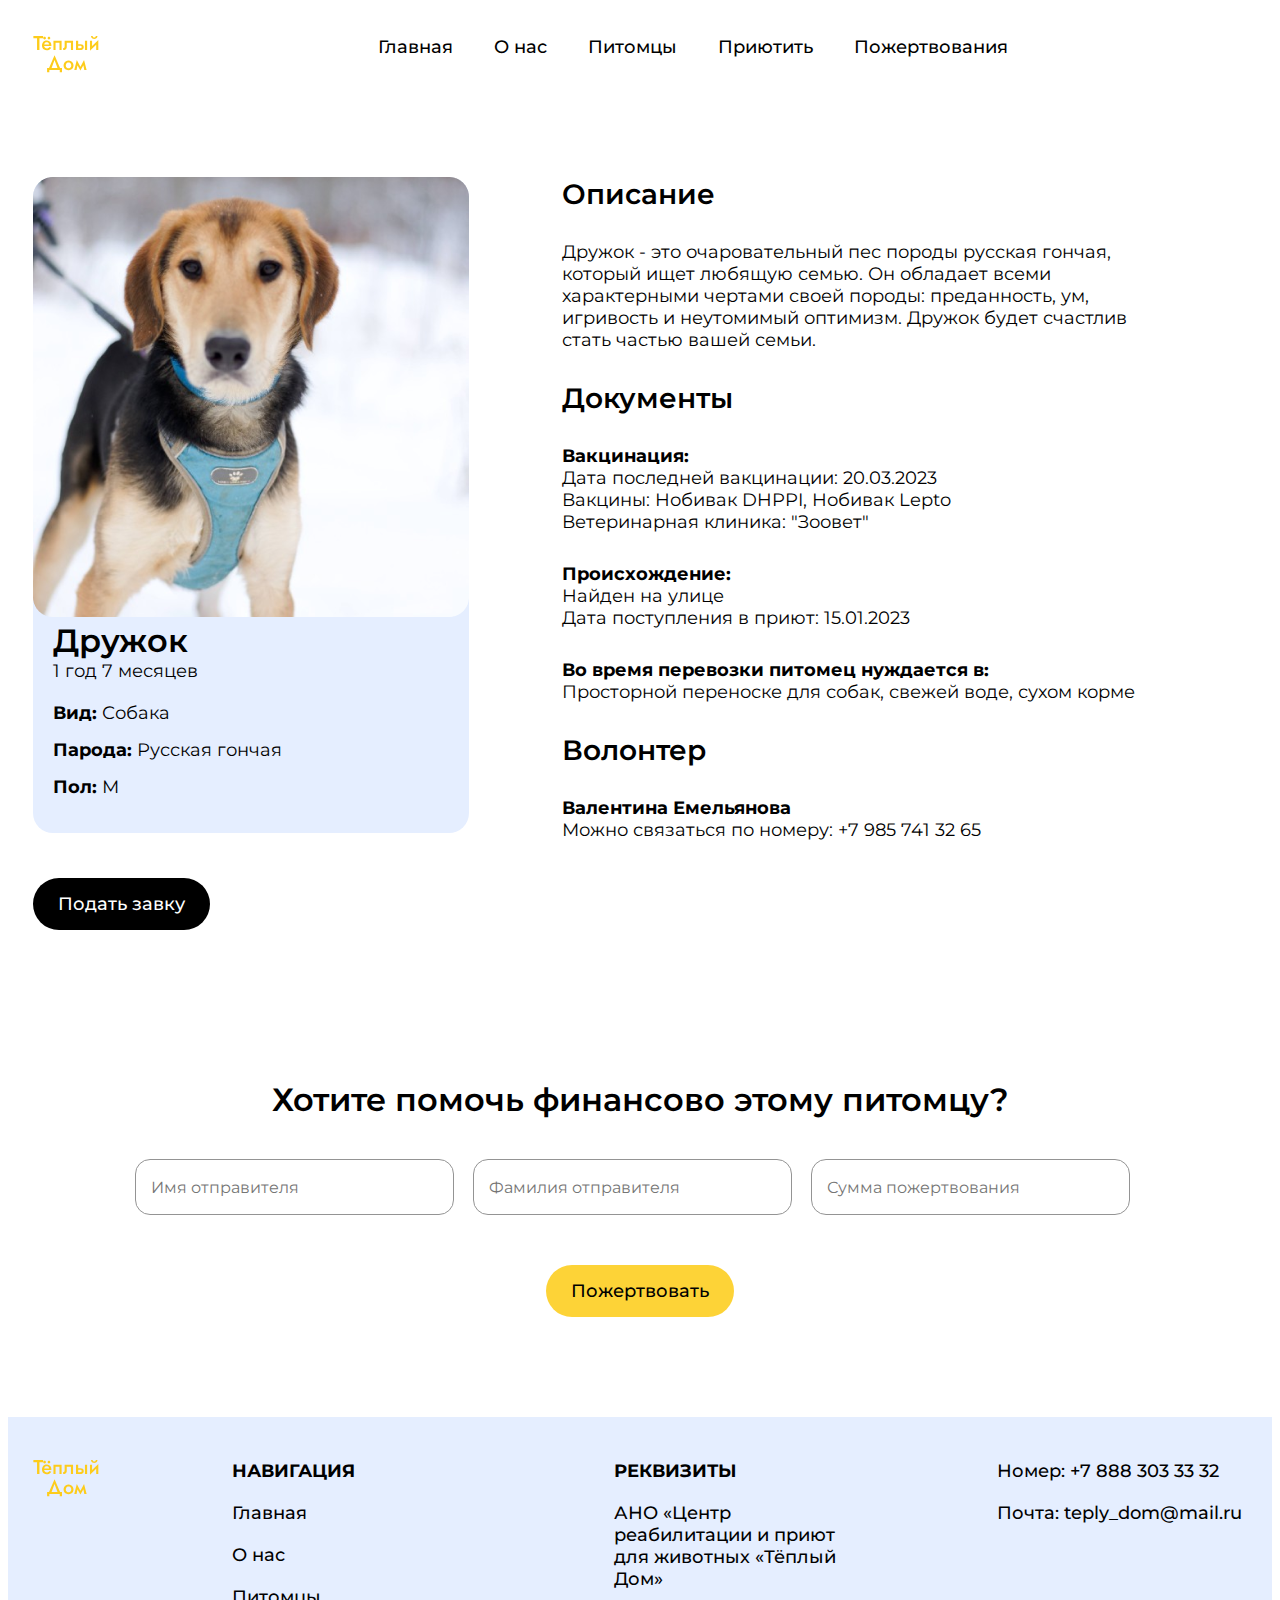
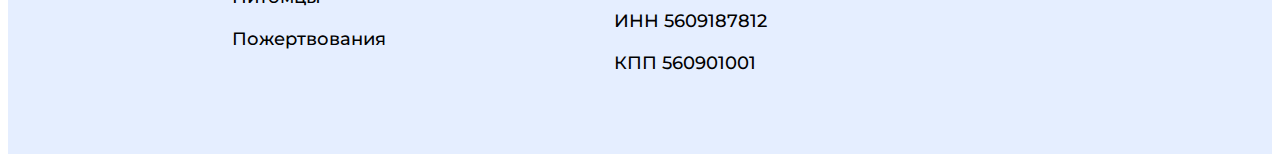
<file: card_pets.html>
<!DOCTYPE html>
<html lang="en">

<head>
    <meta charset="UTF-8">
    <meta http-equiv="X-UA-Compatible" content="IE=edge">
    <meta name="viewport" content="width=device-width, initial-scale=1.0">
    <link rel="preconnect" href="https://fonts.googleapis.com">
    <link rel="preconnect" href="https://fonts.gstatic.com" crossorigin>
    <link href="https://fonts.googleapis.com/css2?family=Montserrat:ital,wght@0,100..900;1,100..900&display=swap"
        rel="stylesheet">
    <link rel="stylesheet" href="./style.css">
    <link rel="icon" href="./img/home.ico">
    
    <title>Карточка питомца</title>
</head>

<body>
    <header>
        <a href="./index.html"><img src="./img/logo.svg" alt=""></a>
        <ul>
           <a href="./index.html"> <li>Главная</li></a>
           <a href="./index.html#page2"><li>О нас</li></a>
            <a href="./pets.html"><li>Питомцы</li></a>
            <a href="./index.html#page4"><li>Приютить</li></a>
            <a href="./card_pets.html#don"><li>Пожертвования</li></a>
        </ul>
    </header>
    <section id="druz">
        <div class="foto">
            <div class="card_druz">
                <img src="./img/druz.png" alt="">
                <div class="info_druz">
                    <div class="text_infodruz">
                        <h2>Дружок</h2>
                        <p>1 год 7 месяцев</p>
                    </div>
                    <div class="vid">
                        <p><b>Вид:</b> Собака</p>
                        <p><b>Парода:</b> Русская гончая</p>
                        <p><b>Пол:</b> М</p>
                    </div>
                </div>
            </div>

            <a id="openModal"><button>Подать завку</button></a>
        </div>
        <div class="card_text">
            <h3>Описание</h3>
            <p>Дружок - это очаровательный пес породы русская гончая, который ищет любящую семью. Он обладает всеми
                характерными чертами своей породы: преданность, ум, игривость и неутомимый оптимизм.
                Дружок будет счастлив стать частью вашей семьи.</p>
            <h3>Документы</h3>
            <p> <b>Вакцинация:</b> <br> Дата последней вакцинации: 20.03.2023 <br> Вакцины: Нобивак DHPPI, Нобивак
                Lepto<br>Ветеринарная клиника: "Зоовет"</p>
            <p><b>Происхождение:</b><br>Найден на улице<br>Дата поступления в приют: 15.01.2023</p>
            <p><b>Во время перевозки питомец нуждается в: </b><br>Просторной переноске для собак, свежей воде, сухом
                корме</p>
            <h3>Волонтер</h3>
            <p><b>Валентина Емельянова</b>
                <br>Можно связаться по номеру: +7 985 741 32 65
            </p>
        </div>
    </section>
    <section id="don">

        <h2>Хотите помочь финансово этому питомцу?</h2>
        <div class="frm">
            <div class="inputdon">
                <input type="text" placeholder="Имя отправителя">
                <input type="text" placeholder="Фамилия отправителя">
                <input type="text" placeholder="Сумма пожертвования">
            </div>
            <button>Пожертвовать</button>
        </div>
    </section>
    <div id="authModal" class="modal">
        <div class="modal-content">
            <span class="close" id="closeAuth">&times;</span>

            <div class="inp">
                <h2>Заявка на усыновление</h2>
                <input type="text" placeholder="Имя">
                <input type="text" placeholder="Фамилия">
                <input type="tel" id="phone" name="phone" placeholder="Номер">
                <input type="email" placeholder="Почта">
                <button id="continueBtn">Отправить</button>
            </div>
        </div>
    </div>

    <!-- Модальное окно подтверждения -->
    <div id="confirmModal" class="modal">
        <div class="modal-content1">
            <span id="closeConfirm"></span>
            <div class="inpu">
                <h2>Спасибо, что оставили заявку!</h2>
                <p>Мы перезвоним Вам в течении 15 минут и вышлем всю информацию на электронную почту</p>
                <button id="okBtn">Ок</button>
            </div>
        </div>
    </div>
    <footer>
        <div class="blockfooter">
            <img src="./img/logo.svg" alt="">
            <ul>
                <li><b>НАВИГАЦИЯ</b></li>
                <li>Главная</li>
                <li>О нас</li>
                <li>Питомцы</li>
                <li>Пожертвования</li>
            </ul>
            <ul>
                <li><b>РЕКВИЗИТЫ</b></li>
                <li>АНО «Центр реабилитации и приют для животных «Тёплый Дом»</li>
                <li>ИНН 5609187812</li>
                <li>КПП 560901001</li>
            </ul>
            <ul>
                <li>Номер: +7 888 303 33 32</li>
                <li>Почта: teply_dom@mail.ru</li>
            </ul>
        </div>
    </footer>

    <script>
        const authModal = document.getElementById("authModal");
        const confirmModal = document.getElementById("confirmModal");
        const openModal = document.getElementById("openModal");
        const closeAuth = document.getElementById("closeAuth");
        const closeConfirm = document.getElementById("closeConfirm");
        const continueBtn = document.getElementById("continueBtn");
        const okBtn = document.getElementById("okBtn");

        // Открытие модального окна авторизации
        openModal.onclick = function () {
            authModal.style.display = "block";
        }

        // Закрытие модального окна авторизации
        closeAuth.onclick = function () {
            authModal.style.display = "none";
        }

        // Закрытие модального окна подтверждения
        closeConfirm.onclick = function () {
            confirmModal.style.display = "none";
        }

        // Обработка нажатия на кнопку "Отправить"
        continueBtn.onclick = function () {
            authModal.style.display = "none"; // Закрываем окно авторизации
            confirmModal.style.display = "block"; // Открываем окно подтверждения
        }

        // Обработка нажатия на кнопку "ОК"
        okBtn.onclick = function () {
            confirmModal.style.display = "none"; // Закрываем окно подтверждения
        }

        // Закрытие модальных окон при клике вне их области
        window.onclick = function (event) {
            if (event.target === authModal) {
                authModal.style.display = "none";
            }
            if (event.target === confirmModal) {
                confirmModal.style.display = "none";
            }
        }

    </script>
</body>
</file>
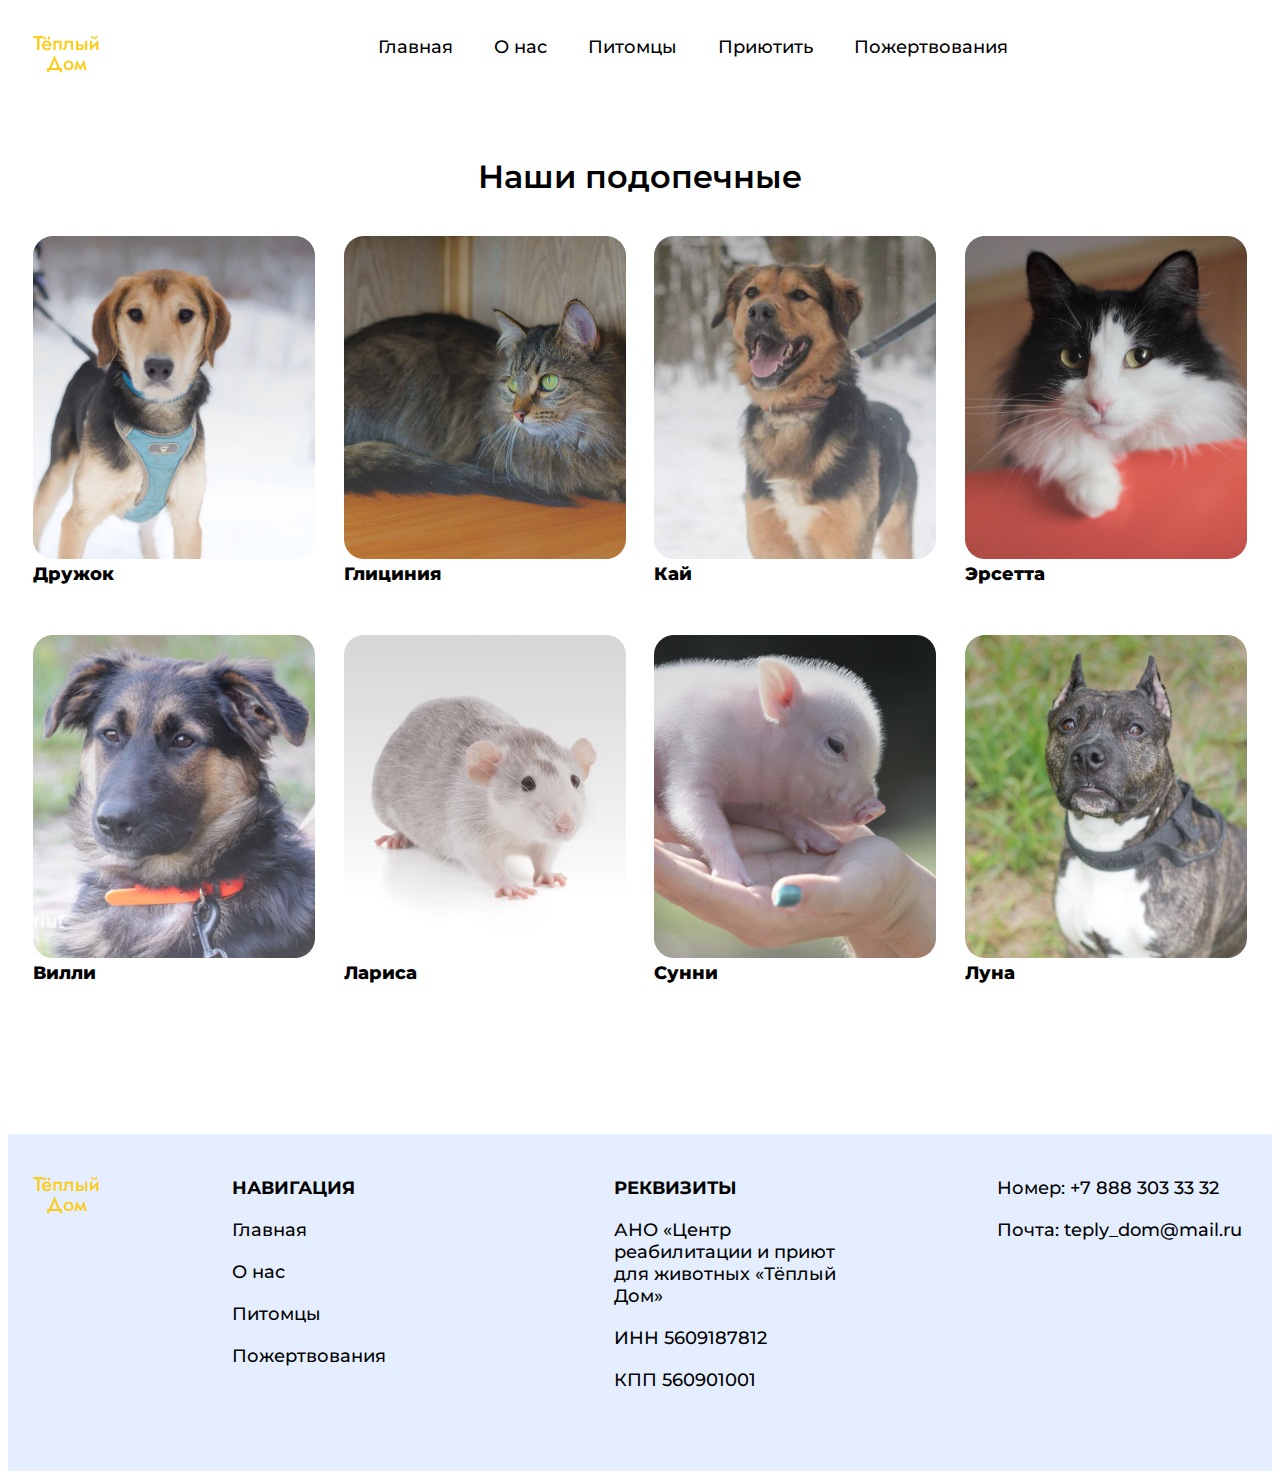
<file: pets.html>
<!DOCTYPE html>
<html lang="en">

<head>
    <meta charset="UTF-8">
    <meta http-equiv="X-UA-Compatible" content="IE=edge">
    <meta name="viewport" content="width=device-width, initial-scale=1.0">
    <link rel="preconnect" href="https://fonts.googleapis.com">
    <link rel="preconnect" href="https://fonts.gstatic.com" crossorigin>
    <link href="https://fonts.googleapis.com/css2?family=Montserrat:ital,wght@0,100..900;1,100..900&display=swap"
        rel="stylesheet">
    <link rel="stylesheet" href="./style.css">
    <link rel="icon" href="./img/home.ico">
    
    <title>Питомцы</title>
</head>

<body>
    <header>
        <a href="./index.html"><img src="./img/logo.svg" alt=""></a>
        <ul>
           <a href="./index.html"> <li>Главная</li></a>
           <a href="./index.html#page2"><li>О нас</li></a>
            <a href="./pets.html"><li>Питомцы</li></a>
            <a href="./index.html#page4"><li>Приютить</li></a>
            <a href="./card_pets.html#don"><li>Пожертвования</li></a>
        </ul>
    </header>

    <section id="catalog">
        <h2>Наши подопечные</h2>
        <div class="cards_pet">
                <div class="card_pets">
                    <a href="./card_pets.html"><img src="./img/card1.png" alt=""></a>
                    <p>Дружок</p>
                </div>
                <div class="card_pets">
                    <img src="./img/card2.png" alt="">
                    <p>Глициния</p>
                </div>
                <div class="card_pets">
                    <img src="./img/card3.png" alt="">
                    <p>Кай</p>
                </div>
                <div class="card_pets">
                    <img src="./img/card4.png" alt="">
                    <p>Эрсетта</p>
                </div>
                <div class="card_pets">
                    <img src="./img/card5.png" alt="">
                    <p>Вилли</p>
                </div>
                <div class="card_pets">
                    <img src="./img/card6.png" alt="">
                    <p>Лариса</p>
                </div>
                <div class="card_pets">
                    <img src="./img/card7.png" alt="">
                    <p>Сунни</p>
                </div>
                <div class="card_pets">
                    <img src="./img/card8.png" alt="">
                    <p>Луна</p>
                </div>
        </div>
     
    </section>

    <footer>
        <div class="blockfooter">
            <img src="./img/logo.svg" alt="">
            <ul>
                <li><b>НАВИГАЦИЯ</b></li>
                <li>Главная</li>
                <li>О нас</li>
                <li>Питомцы</li>
                <li>Пожертвования</li>
            </ul>
            <ul>
                <li><b>РЕКВИЗИТЫ</b></li>
                <li>АНО «Центр реабилитации и приют для животных «Тёплый Дом»</li>
                <li>ИНН 5609187812</li>
                <li>КПП 560901001</li>
            </ul>
            <ul>
                <li>Номер: +7 888 303 33 32</li>
                <li>Почта: teply_dom@mail.ru</li>
            </ul>
        </div>
    </footer>
</body>
</file>
<file: style.css>
/*Шапка*/
header {
    display: flex;
    margin: 0 auto;
    max-width: 1214px;
    justify-content: space-between;
    margin-top: 36px;
}

header ul {
    display: flex;
    margin: 0 auto;
    max-width: 701px;
    justify-content: space-between;
    gap: 41px;
 
}

header li {
    list-style-type: none;
    font-size: 18px;
    font-family: Montserrat;
    font-weight: 500;

}
header a{
    text-decoration: none;
    color: #000000;
}

html {
    scroll-behavior: smooth;
}
/*Подвал*/
footer {
    justify-content: space-between;
    margin-top: 36px;
    align-items: start;
    background-color: #E5EEFF;

}

.blockfooter {
    display: flex;
    margin: 0 auto;
    max-width: 1214px;
    justify-content: space-between;
    margin-top: 100px;
    align-items: start;
    padding: 43px 0 60px 0;
}

footer li {
    list-style-type: none;
    font-size: 18px;
    font-family: Montserrat;
    font-weight: 500;
    margin-bottom: 20px;

}

footer ul {
    width: 250px;
    margin: 0;

}

/*Главная страница*/
#page1 {
    display: flex;
    margin: 0 auto;
    max-width: 1214px;
    justify-content: space-between;
    align-items: center;
    margin-top: 60px;

}

#page2,
#page3 {
    display: block;
    margin-top: 60px;
    margin: 0 auto;
    max-width: 1214px;
    margin-bottom: 60px;
}


h1 {
    font-size: 40px;
    font-family: Montserrat;
    font-weight: 700;
    margin: 0;
    margin-bottom: 10px;
}

h2 {
    font-size: 32px;
    font-family: Montserrat;
    font-weight: 600;
    margin: 0 auto;
    margin-bottom: 40px;
}


p {
    font-size: 18px;
    font-family: Montserrat;
    font-weight: 400;
    margin: 0;
}

button {
    padding: 15px 25px 15px 25px;
    font-size: 18px;
    font-family: Montserrat;
    font-weight: 500;
    margin: 0;
    border-radius: 60px;
    border: 0;
    cursor: pointer;
}

.text {
    width: 458px;
    margin-bottom: 40px;
}
.button{
    display: flex;
}
.priutit button {
    background-color: black;
    color: white;
    margin-right: 20px;
}

.priutit button:hover{
    background-color:#222529;
}
.donation button{
    background-color: #FDD337;
}
.donation button:hover {
    background-color: #ffb20d;
}

.block1,
.cards {
    display: flex;
    margin: 0 auto;
    max-width: 1214px;
    justify-content: space-between;
    align-items: center;
}

.about {
    display: block;
    width: 520px;
}

.about p {
    margin-bottom: 20px;
}

.card_vol {
    width: 250px;
    height: 240px;
    background-color: #E5EEFF;
    border-radius: 20px;
    padding: 20px;
}

.fio p {
    width: 154px;
}

.fio {
    display: flex;
    align-items: center;
    gap: 20px;
}

.number {
    margin: 30px 0 34px 0;
    text-align: center;
}

.pod {
    font-weight: 500;
    width: 242px;
}

#page4 {
    display: flex;
    margin: 0 auto;
    justify-content: space-around;
    align-items: center;
    margin-top: 60px;
}

#page5 {
    display: flex;
    margin: 0 auto;
    max-width: 1214px;
    justify-content: space-around;
}

.box1_p5 p {
    width: 463px;
    margin-bottom: 44px;
}

.box2_p5 input,
select,
textarea {
    display: block;
    width: 386px;
    height: 52px;
    background-color: #ECECEC;
    border-radius: 15px;
    border: 0;
    font-size: 16px;
    font-family: Montserrat;
    font-weight: 400;
    color: #000000;
    padding-left: 15px;
    margin-bottom: 25px;
}

.input2 {
    display: flex;
    max-width: 400px;
    margin: 0 auto;
    justify-content: space-between;
}

.input2 input,
select {
    width: 176px;
    height: 52px;
}

textarea {
    padding-top: 15px;
    height: 110px;
}

.box2_p5 button {
    background-color: black;
    color: white;
    cursor: pointer;
}
.box2_p5 button:hover{
    background-color:#222529;
}


/*Страница "Питомцы"*/
#catalog {
    display: block;
}

#catalog h2 {
    text-align: center;
    margin-top: 80px;
}

.cards_pet {
    display: flex;
    max-width: 1214px;
    margin: 0 auto;
    justify-content: space-between;
    flex-wrap: wrap;
}
.card_pets{
cursor: pointer;
}


.card_pets p {
    font-weight: 800;
    margin-bottom: 50px;
}

/*Страница "Карточка питомца"*/
#druz {
    display: flex;
    margin: 0 auto;
    max-width: 1214px;
    justify-content: space-between;
    margin-top: 100px;
}

.card_druz {
    background-color: #E5EEFF;
    border-radius: 20px;
}

.text_infodruz h2 {
    margin-bottom: 0;
}
.text_infodruz p {
    margin-bottom: 20px;
}
.text_infodruz{
    padding: 0 20px 0 20px;
}
.vid p {
    margin-bottom: 15px;
}
.vid {
   padding: 0 20px 20px 20px;
}

.card_text{
    width: 685px;
}
.card_text p{
    width: 585px;
    margin-bottom: 30px;
}

h3{
    font-size: 28px;
    font-family: Montserrat;
    font-weight: 600;
    margin: 0 0 30px 0;   
}

.foto button{
background-color: black;
color: white;
margin-top: 45px;
}
.foto button:hover{
        background-color:#222529;
    }
    

#don{
    margin: 0 auto;
    max-width: 1214px;
    margin-top: 150px;
    text-align: center;
}

#don h2 {
    text-align: center;
    margin-top: 80px;
}
.inputdon input{
    width: 300px;
    height: 52px;
    background-color: #ffffff;
    border-radius: 15px;
    border: solid 1px #949494;
    font-size: 16px;
    font-family: Montserrat;
    font-weight: 400;
    color: #000000;
    padding-left: 15px;
    margin-bottom: 25px; 
    margin-right: 15px;
}

.frm button{
    background-color: #FDD337;
    color: black;
    margin-top: 25px;
    }
    .frm button:hover{
        background-color:#ffb20d;
    }
    /*Модальное окно*/

    .modal {
        display: none;
        position: fixed;
        z-index: 1;
        left: 0;
        top: 0;
        width: 100%;
        height: 100%;
        overflow: auto;
        background-color: rgba(0, 0, 0, 0.5);
    }

    .modal-content {
        background-color: #ffffff;
        margin: 2.5% auto;
        padding: 10px;
        border-radius: 20px;
        width: 774px;
        height: 722px;
        text-align: center;
    }

    .close {
        color: #040404;
        float: right;
        font-size: 50px;
        margin-right: 10px;
    }

    .modal-content1 {
        background-color: #ffffff;
        margin: 10% auto;
        padding: 10px;
        border-radius: 20px;
        width: 676px;
        height: 410px;
        text-align: center;
    }

    .close:hover,
    .close:focus {
        color: rgb(161, 159, 159);
        text-decoration: none;
        cursor: pointer;
    }

    .inputs {
        display: flex;
    }

    .inp {
        width: 475px;
        margin: 0 auto;

    }

    .inp h2 {
        margin-top: 130px;
        font: 700 32px Montserrat;
        margin-bottom: 70px;
    }

    .inp input {
        width: 375px;
        height: 40px;
        margin-bottom: 30px;
        border-radius: 15px;
        border: solid 1px #9CA3AF;
        padding-left: 16px;
        font: 400 16px Montserrat;
    }

    .inp button {
        width: 162px;
        height: 52px;
        background-color: black;
        border: none;
        border-radius: 50px;
        font: 500 18px Montserrat;
        color: white;
        margin-top: 10px;
        cursor: pointer;
    }

    .inp button:hover {
        background-color: #222529;
    }

    .inpu h2 {
        margin: 110px 0 20px 0;
        font: 700 28px Montserrat;
    }

    .inpu p {
        width: 450px;
        font: 400 16px Montserrat;
        margin: 0 auto;
        color: #6e737b;
    }

    .inpu button {
        width: 87px;
        height: 52px;
        margin-top: 50px;
        border-radius: 50px;
        border: 0;
        font: 600 18px Montserrat;
        background-color: #FDD337;
        color: black;
        cursor: pointer;
    }

    .inpu button:hover {
        background-color: #ffb20d;
    }
</file>
